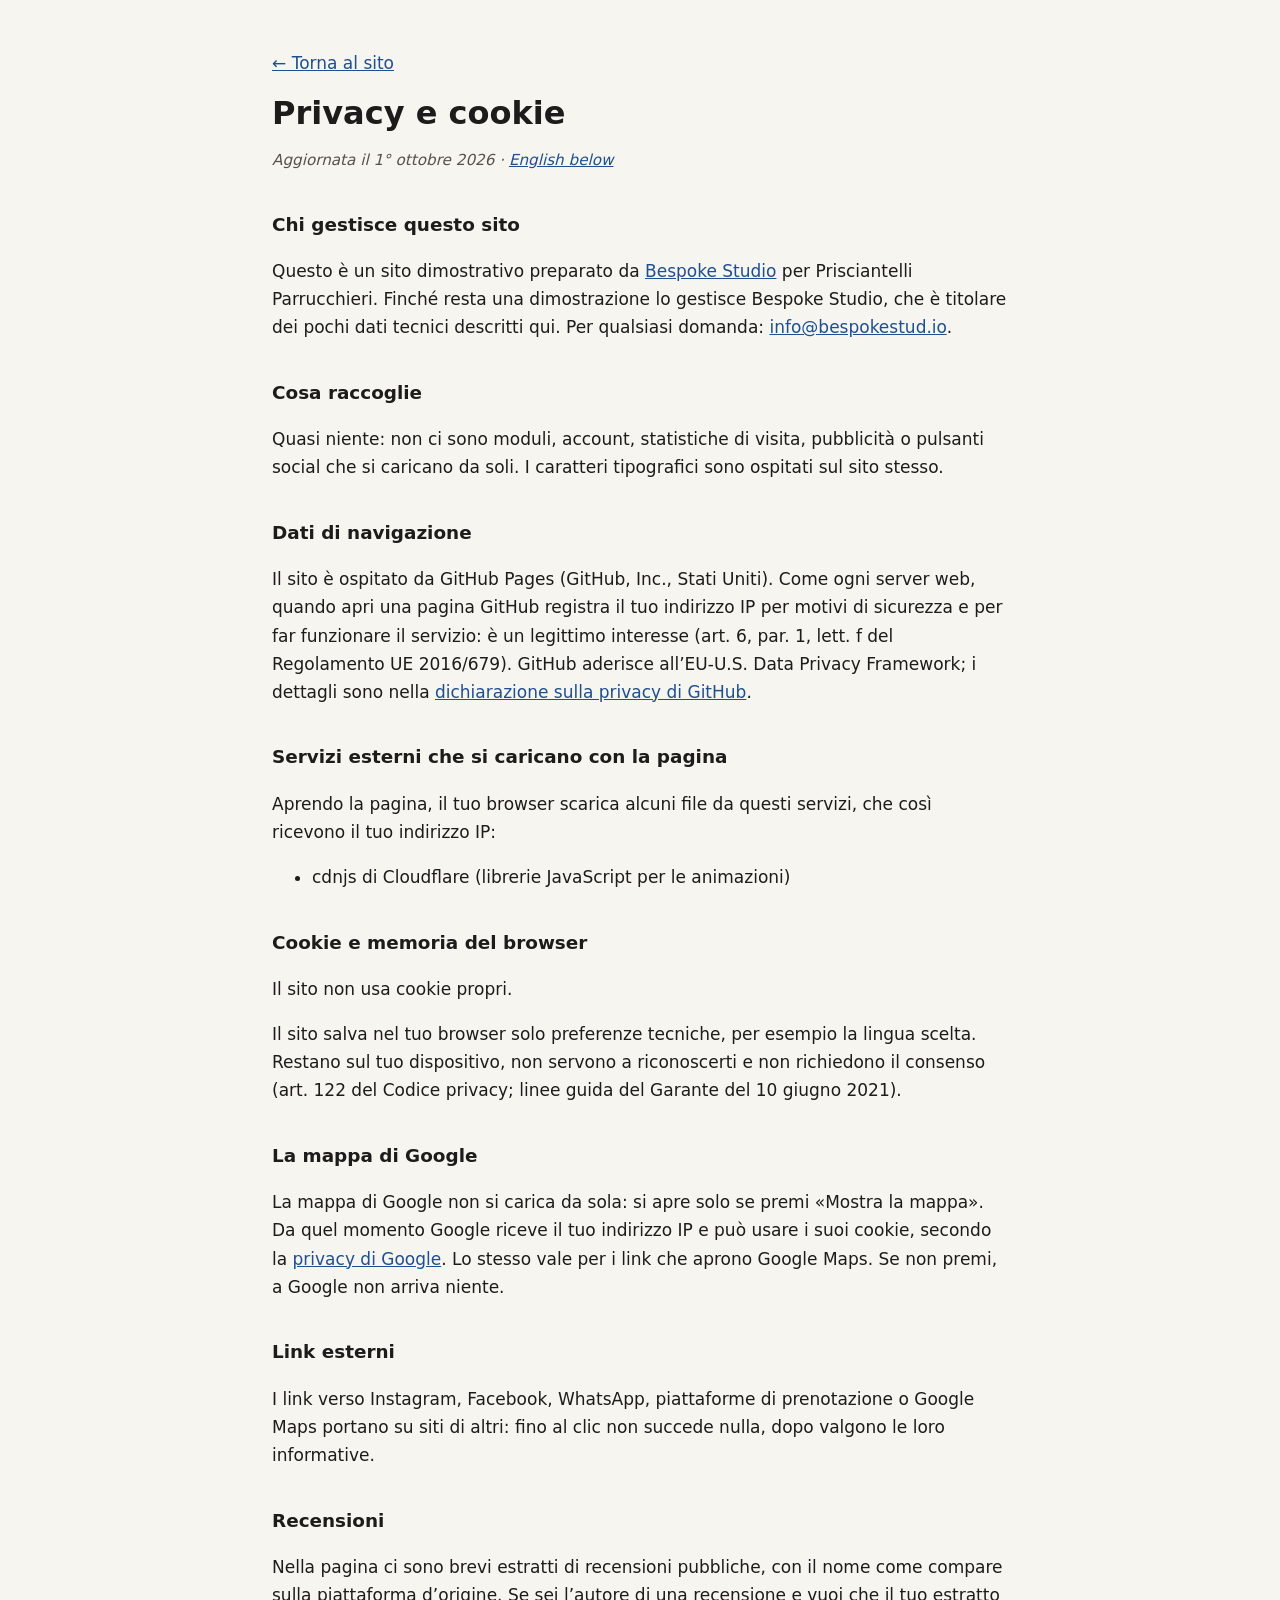
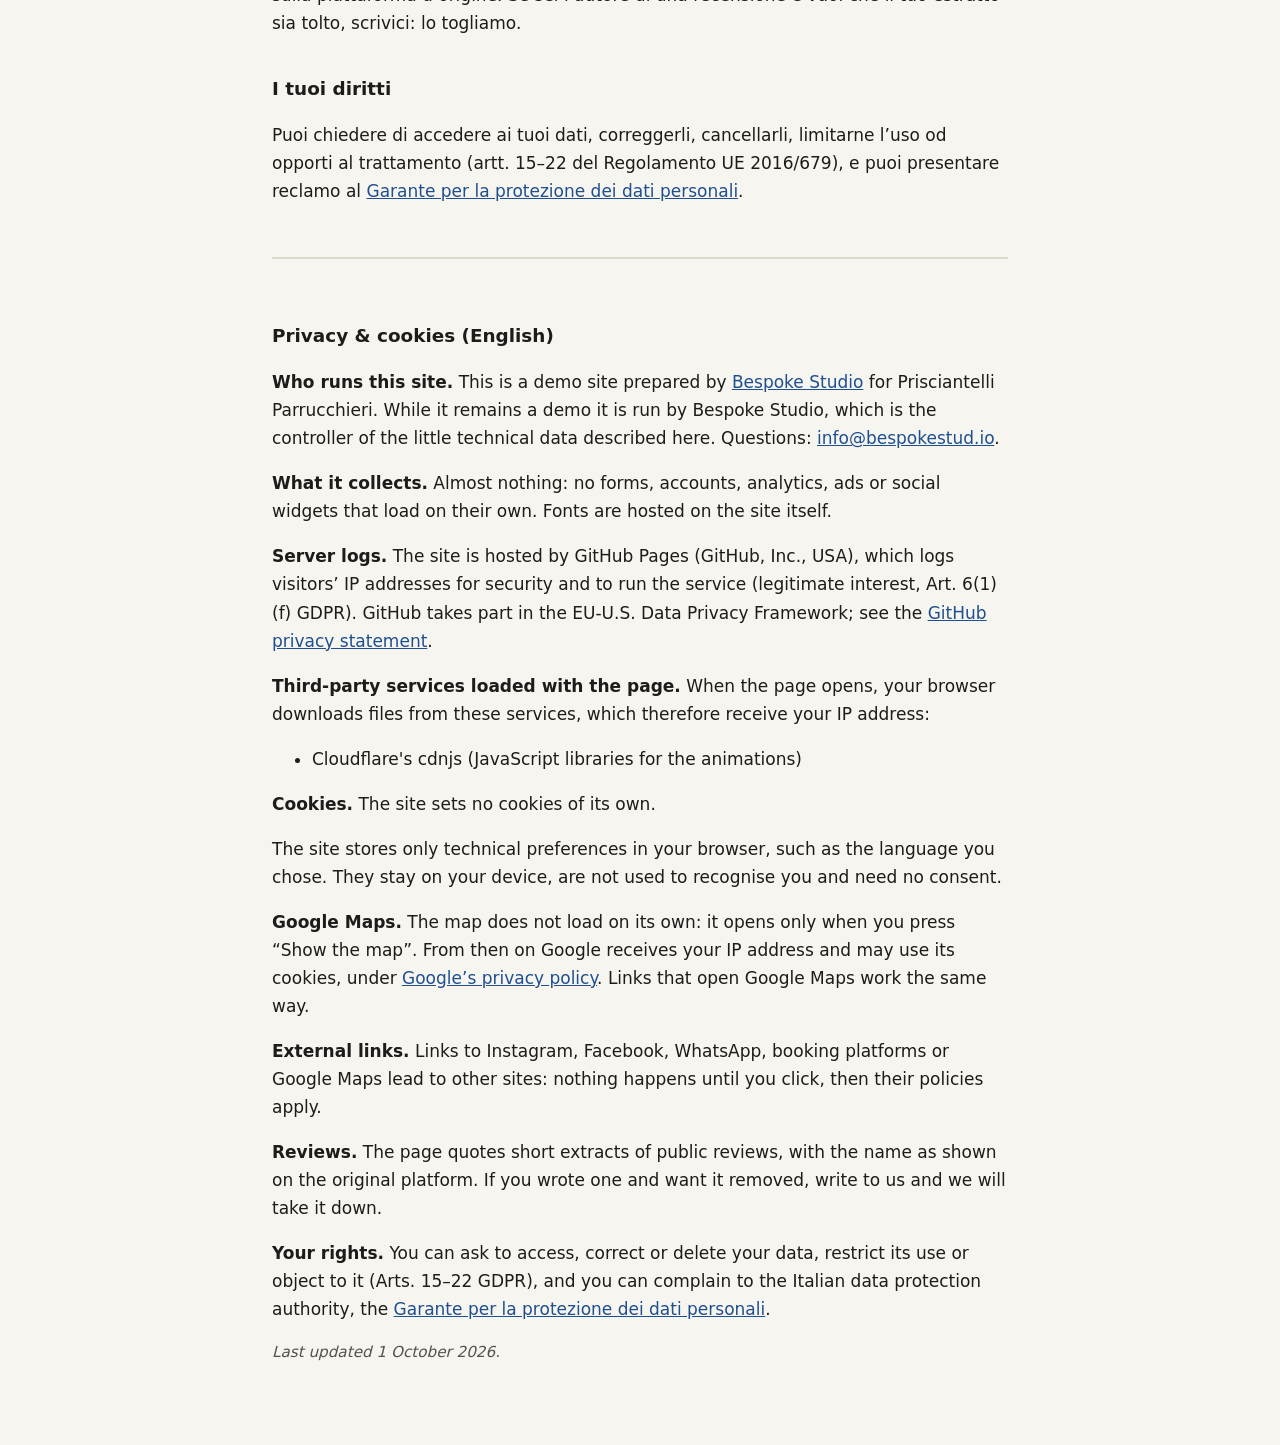
<file: privacy.html>
<!DOCTYPE html>
<html lang="it">
<head>
  <meta charset="UTF-8">
  <meta name="viewport" content="width=device-width, initial-scale=1.0">
  <meta name="robots" content="noindex">
  <title>Privacy e cookie · Prisciantelli Parrucchieri</title>
  <meta name="description" content="Informativa privacy e cookie del sito Prisciantelli Parrucchieri.">
  <style>
    body { margin: 0; background: #f7f5f0; color: #1d1c1a; font: 17px/1.65 system-ui, -apple-system, "Segoe UI", Roboto, sans-serif; }
    main { max-width: 46rem; margin: 0 auto; padding: 32px 20px 64px; }
    h1 { font-size: 2rem; line-height: 1.2; margin: 0.4em 0 0.2em; }
    h2 { font-size: 1.15rem; margin: 2em 0 0.4em; }
    a { color: #1f4f8f; }
    .data { color: #55524c; font-style: italic; font-size: 0.95rem; }
    .en { margin-top: 3em; padding-top: 1.5em; border-top: 2px solid #ddd8cc; }
    code { font-size: 0.9em; background: #ebe7dc; padding: 0 4px; border-radius: 3px; }
  </style>
</head>
<body>
<main>
  <p><a href="index.html">← Torna al sito</a></p>
  <h1>Privacy e cookie</h1>
  <p class="data">Aggiornata il 1° ottobre 2026 · <a href="#english" lang="en">English below</a></p>
  <h2>Chi gestisce questo sito</h2>
  <p>Questo è un sito dimostrativo preparato da <a href="https://bespokestud.io" rel="noopener">Bespoke Studio</a> per Prisciantelli Parrucchieri. Finché resta una dimostrazione lo gestisce Bespoke Studio, che è titolare dei pochi dati tecnici descritti qui. Per qualsiasi domanda: <a href="mailto:info@bespokestud.io">info@bespokestud.io</a>.</p>
  <h2>Cosa raccoglie</h2>
  <p>Quasi niente: non ci sono moduli, account, statistiche di visita, pubblicità o pulsanti social che si caricano da soli. I caratteri tipografici sono ospitati sul sito stesso.</p>
  <h2>Dati di navigazione</h2>
  <p>Il sito è ospitato da GitHub Pages (GitHub, Inc., Stati Uniti). Come ogni server web, quando apri una pagina GitHub registra il tuo indirizzo IP per motivi di sicurezza e per far funzionare il servizio: è un legittimo interesse (art. 6, par. 1, lett. f del Regolamento UE 2016/679). GitHub aderisce all’EU-U.S. Data Privacy Framework; i dettagli sono nella <a href="https://docs.github.com/site-policy/privacy-policies/github-general-privacy-statement" rel="noopener">dichiarazione sulla privacy di GitHub</a>.</p>
  <h2>Servizi esterni che si caricano con la pagina</h2>
  <p>Aprendo la pagina, il tuo browser scarica alcuni file da questi servizi, che così ricevono il tuo indirizzo IP:</p>
  <ul><li>cdnjs di Cloudflare (librerie JavaScript per le animazioni)</li></ul>
  <h2>Cookie e memoria del browser</h2>
  <p>Il sito non usa cookie propri.</p>
  <p>Il sito salva nel tuo browser solo preferenze tecniche, per esempio la lingua scelta. Restano sul tuo dispositivo, non servono a riconoscerti e non richiedono il consenso (art. 122 del Codice privacy; linee guida del Garante del 10 giugno 2021).</p>
  <h2>La mappa di Google</h2>
  <p>La mappa di Google non si carica da sola: si apre solo se premi «Mostra la mappa». Da quel momento Google riceve il tuo indirizzo IP e può usare i suoi cookie, secondo la <a href="https://policies.google.com/privacy?hl=it" rel="noopener">privacy di Google</a>. Lo stesso vale per i link che aprono Google Maps. Se non premi, a Google non arriva niente.</p>
  <h2>Link esterni</h2>
  <p>I link verso Instagram, Facebook, WhatsApp, piattaforme di prenotazione o Google Maps portano su siti di altri: fino al clic non succede nulla, dopo valgono le loro informative.</p>
  <h2>Recensioni</h2>
  <p>Nella pagina ci sono brevi estratti di recensioni pubbliche, con il nome come compare sulla piattaforma d’origine. Se sei l’autore di una recensione e vuoi che il tuo estratto sia tolto, scrivici: lo togliamo.</p>
  <h2>I tuoi diritti</h2>
  <p>Puoi chiedere di accedere ai tuoi dati, correggerli, cancellarli, limitarne l’uso od opporti al trattamento (artt. 15–22 del Regolamento UE 2016/679), e puoi presentare reclamo al <a href="https://www.garanteprivacy.it" rel="noopener">Garante per la protezione dei dati personali</a>.</p>
  <div class="en" id="english" lang="en">
    <h2>Privacy &amp; cookies (English)</h2>
    <p><strong>Who runs this site.</strong> This is a demo site prepared by <a href="https://bespokestud.io" rel="noopener">Bespoke Studio</a> for Prisciantelli Parrucchieri. While it remains a demo it is run by Bespoke Studio, which is the controller of the little technical data described here. Questions: <a href="mailto:info@bespokestud.io">info@bespokestud.io</a>.</p>
    <p><strong>What it collects.</strong> Almost nothing: no forms, accounts, analytics, ads or social widgets that load on their own. Fonts are hosted on the site itself.</p>
    <p><strong>Server logs.</strong> The site is hosted by GitHub Pages (GitHub, Inc., USA), which logs visitors’ IP addresses for security and to run the service (legitimate interest, Art. 6(1)(f) GDPR). GitHub takes part in the EU-U.S. Data Privacy Framework; see the <a href="https://docs.github.com/site-policy/privacy-policies/github-general-privacy-statement" rel="noopener">GitHub privacy statement</a>.</p>
    <p><strong>Third-party services loaded with the page.</strong> When the page opens, your browser downloads files from these services, which therefore receive your IP address:</p><ul><li>Cloudflare's cdnjs (JavaScript libraries for the animations)</li></ul>
    <p><strong>Cookies.</strong> The site sets no cookies of its own.</p>
    <p>The site stores only technical preferences in your browser, such as the language you chose. They stay on your device, are not used to recognise you and need no consent.</p>
    <p><strong>Google Maps.</strong> The map does not load on its own: it opens only when you press “Show the map”. From then on Google receives your IP address and may use its cookies, under <a href="https://policies.google.com/privacy?hl=en" rel="noopener">Google’s privacy policy</a>. Links that open Google Maps work the same way.</p>
    <p><strong>External links.</strong> Links to Instagram, Facebook, WhatsApp, booking platforms or Google Maps lead to other sites: nothing happens until you click, then their policies apply.</p>
    <p><strong>Reviews.</strong> The page quotes short extracts of public reviews, with the name as shown on the original platform. If you wrote one and want it removed, write to us and we will take it down.</p>
    <p><strong>Your rights.</strong> You can ask to access, correct or delete your data, restrict its use or object to it (Arts. 15–22 GDPR), and you can complain to the Italian data protection authority, the <a href="https://www.garanteprivacy.it" rel="noopener">Garante per la protezione dei dati personali</a>.</p>
    <p class="data">Last updated 1 October 2026.</p>
  </div>
</main>
</body>
</html>
</file>
